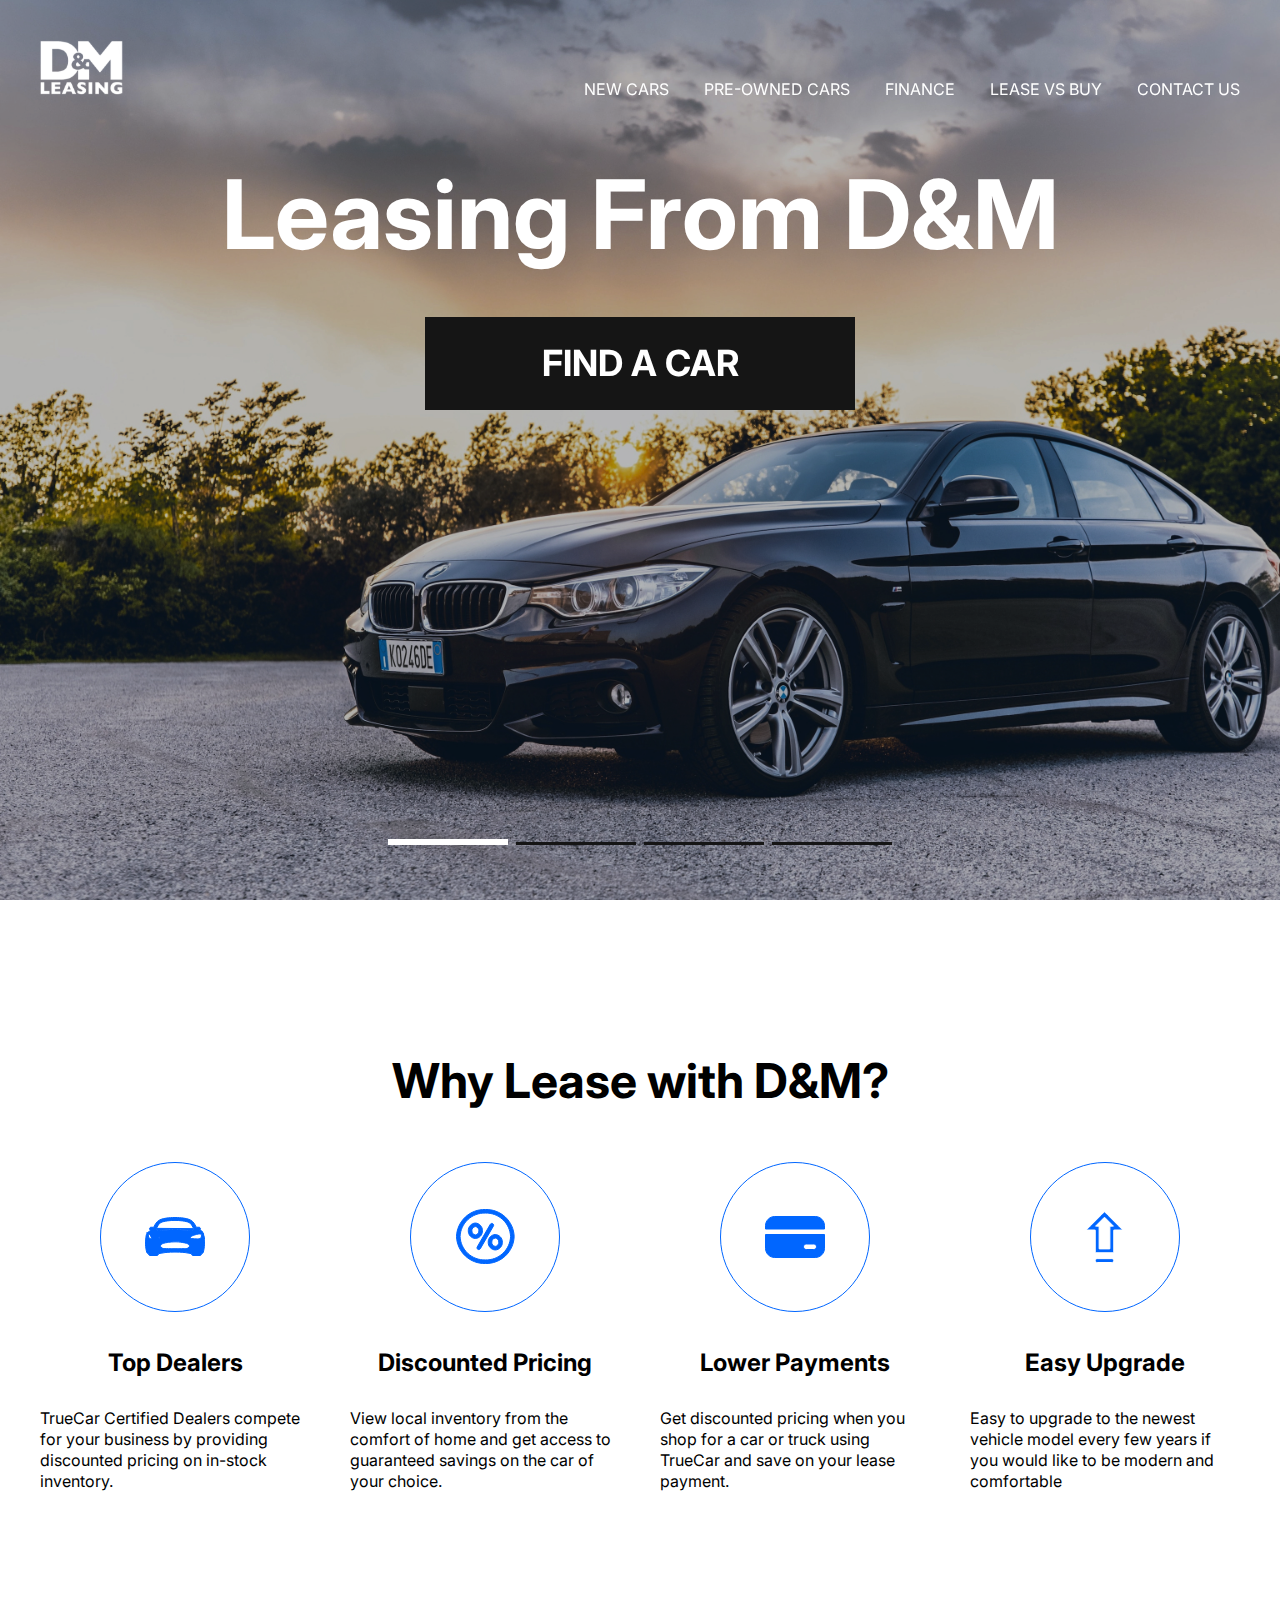
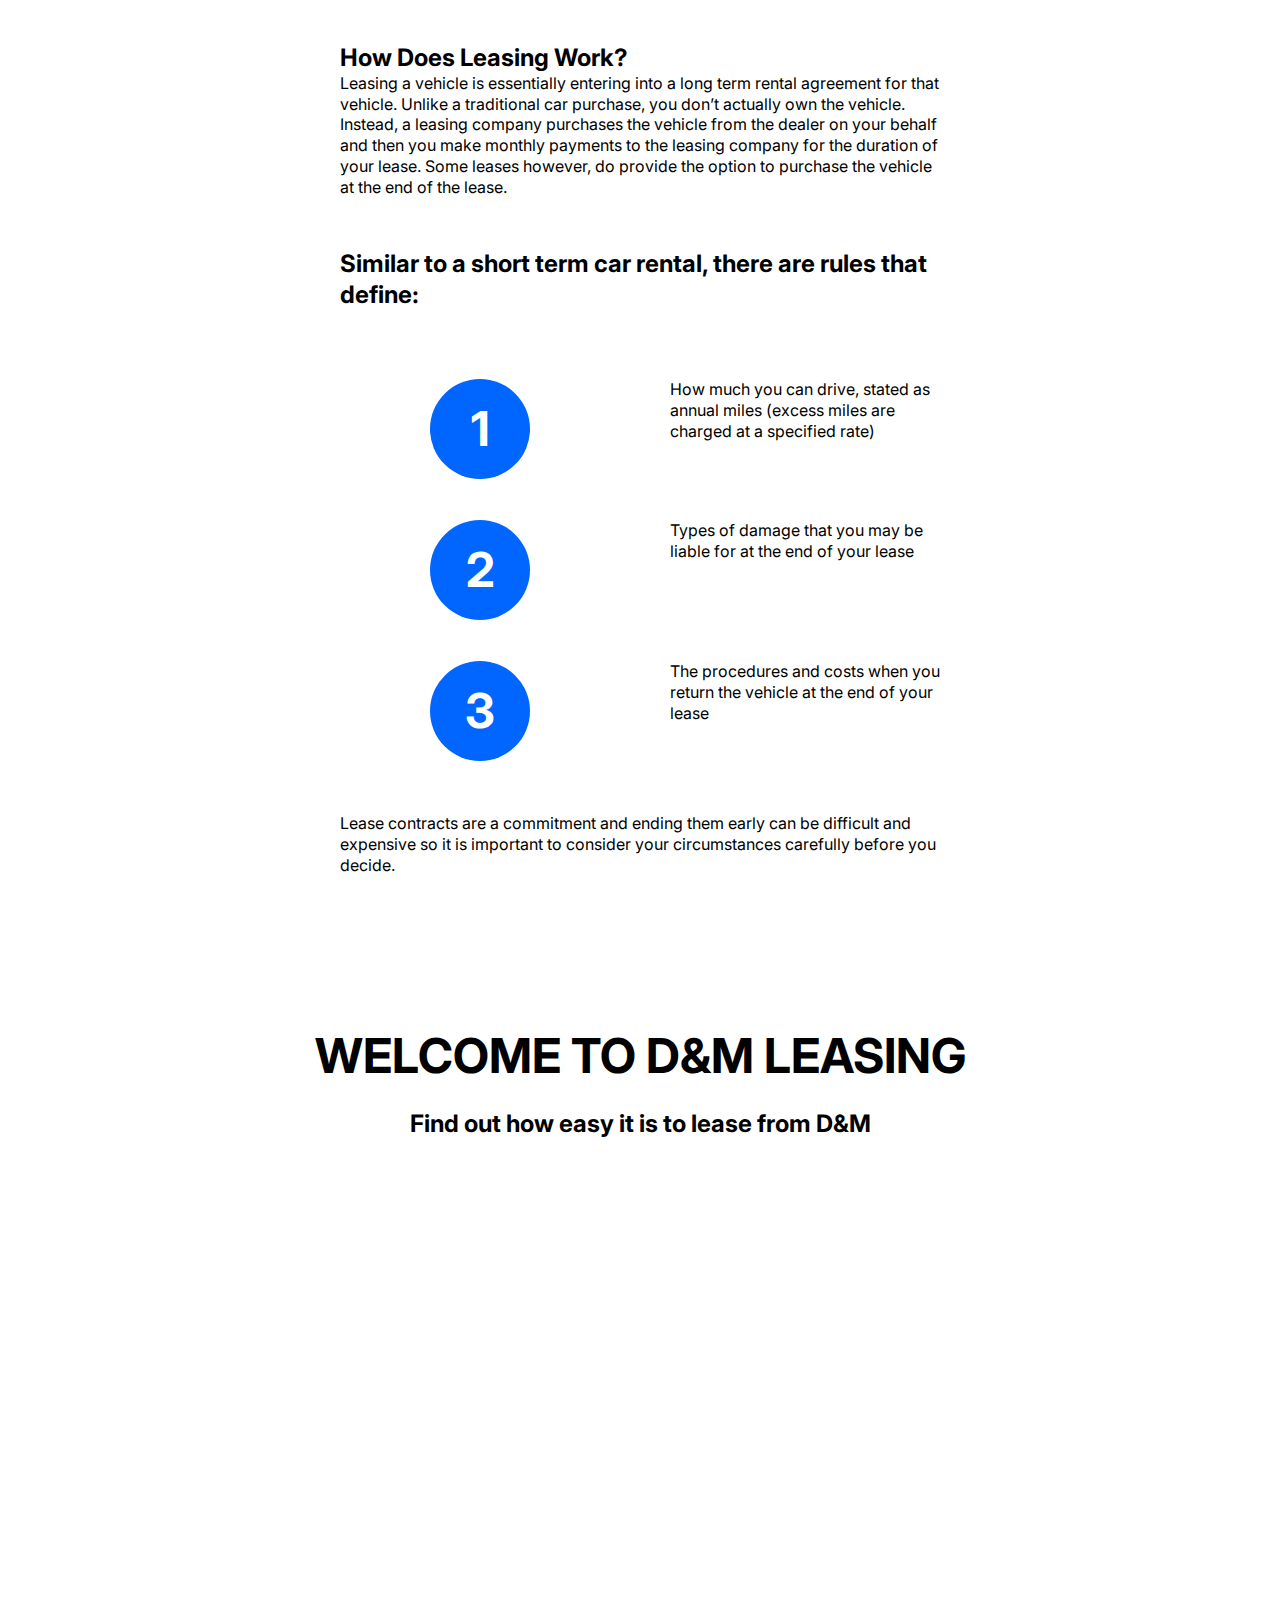
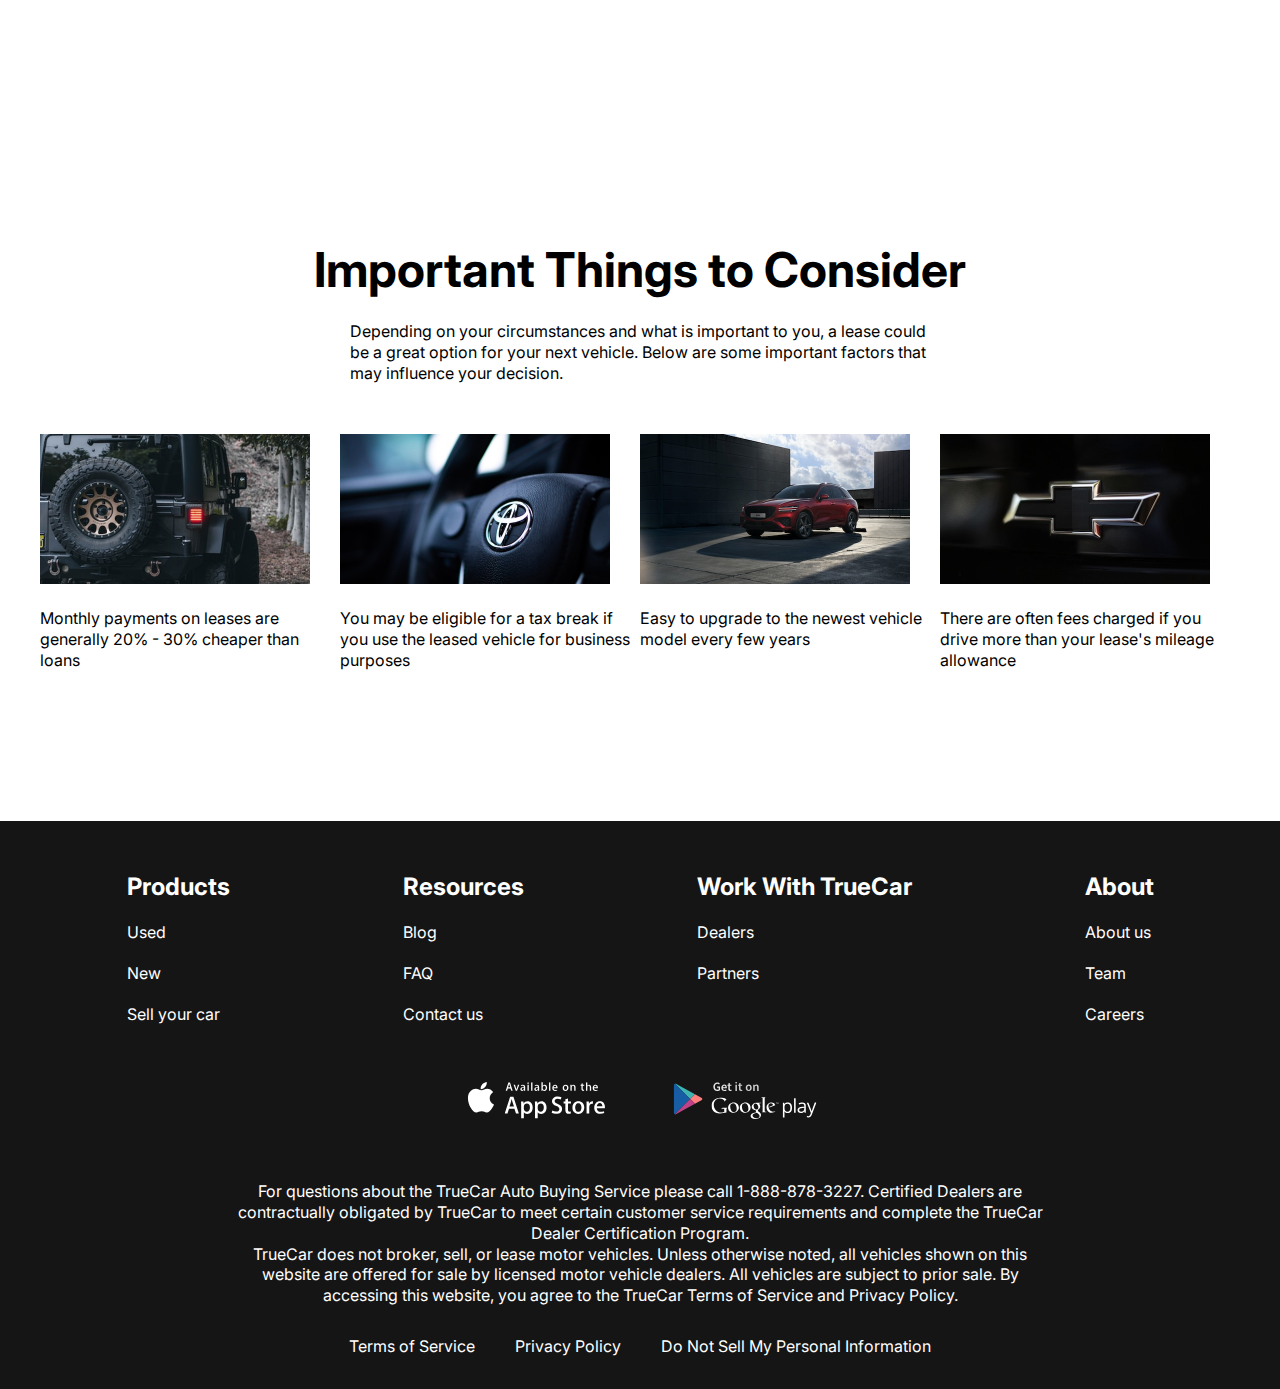
<file: index.html>
<!DOCTYPE html>
  <html lang="en">
  <head>
   <meta charset="UTF-8">
   <meta http-equiv="X-UA-Compatible" content="IE=edge">
   <meta name="viewport" content="width=device-width, initial-scale=1.0">
   <title>Document</title>
   <link rel="preconnect" href="https://fonts.googleapis.com">
   <link rel="preconnect" href="https://fonts.gstatic.com" crossorigin>
   <link href="https://fonts.googleapis.com/css2?family=Inter:wght@400;700&display=swap" rel="stylesheet">

   <link rel="stylesheet" href="https://cdn.jsdelivr.net/npm/swiper@9/swiper-bundle.min.css" />
   <link rel="stylesheet" href="css/style.css">
  </head>
  <body>
   <div class="wrapper">
<header class="header header-main">
   <div class="container">
      <div class="header__inner">
       <a href="index.html" class="logo">
         <img src="images/logo.svg" alt="" class="logo__img">
       </a>  
       <nav class="menu">
         <button class="menu__btn">
            <span></span>
            <span></span>
            <span></span>
         </button>
         <ul class="menu__list">
           <li class="menu__list-item"><a href="new-cars.html" class="menu__list-link">NEW CARS</a></li>
           <li class="menu__list-item"><a href="#" class="menu__list-link">PRE-OWNED CARS</a></li>
           <li class="menu__list-item"><a href="#" class="menu__list-link">FINANCE</a></li>
           <li class="menu__list-item"><a href="#" class="menu__list-link">LEASE VS BUY</a></li>
           <li class="menu__list-item"><a href="contacts.html" class="menu__list-link">CONTACT US</a></li>
         </ul>
       </nav>
      </div>
   </div>
</header>
<main class="main">
   <section class="top">
      <div class="container">
         <h1 class="title">Leasing From D&M</h1>
         <a href="new-cars.html" class="top__link">
            FIND A CAR
         </a>
      </div>
   </section>
   <div class="slider">
<div class="swiper">
   <div class="swiper-wrapper">
      <div class="swiper-slide" style="background-image: url(images/slide-1.jpg);"></div>
      <div class="swiper-slide" style="background-image: url(images/slide-2.jpg);"></div>
      <div class="swiper-slide" style="background-image: url(images/slide-1.jpg);"></div>
      <div class="swiper-slide" style="background-image: url(images/slide-2.jpg);"></div>
   </div>
   <div class="swiper-pagination"></div>
</div>
   </div>
   <section class="why-lease">
     <div class="container">
      <h2 class="section__title">
         Why Lease with D&M?
      </h2>
      <ul class="why-lease__list">
        <li class="why-lease__item">
         <img class="why-lease__item-img" src="images/why-lease-1.svg" alt="">
         <h3 class="why-least__item-title">Top Dealers</h3>
         <p class="why-lease__item-text">TrueCar Certified Dealers compete for your business by providing discounted pricing on in-stock inventory.</p>
        </li> 
        <li class="why-lease__item">
         <img class="why-lease__item-img" src="images/why-lease-2.svg" alt="">
         <h3 class="why-least__item-title">Discounted Pricing</h3>
         <p class="why-lease__item-text">View local inventory from the comfort of home and get access to guaranteed savings on the car of your choice.</p>
        </li> 
        <li class="why-lease__item">
         <img class="why-lease__item-img" src="images/why-lease-3.svg" alt="">
         <h3 class="why-least__item-title">Lower Payments</h3>
         <p class="why-lease__item-text">Get discounted pricing when you shop for a car or truck using TrueCar and save on your lease payment.</p>
        </li> 
        <li class="why-lease__item">
         <img class="why-lease__item-img" src="images/why-lease-4.svg" alt="">
         <h3 class="why-least__item-title">Easy Upgrade</h3>
         <p class="why-lease__item-text">Easy to upgrade to the newest vehicle model every few years if you would like to be modern and comfortable</p>
        </li> 
      </ul>
     </div> 
   </section>
   <section class="how-does">
      <div class="container">
         <div class="how-does__inner">
            <h2 class="section-title">How Does Leasing Work?</h2>
            <p class="how-does__text">Leasing a vehicle is essentially entering into a long term rental agreement for that vehicle. Unlike a traditional car purchase, you don’t actually own the vehicle. Instead, a leasing company purchases the vehicle from the dealer on your behalf and then you make monthly payments to the leasing company for the duration of your lease. Some leases however, do provide the option to purchase the vehicle at the end of the lease.</p>
            <h4 class="how-does__title">Similar to a short term car rental, there are rules that define:</h4>
            <ol class="how-does__list">
               <li class="how-does__item">How much you can drive, stated as annual miles (excess miles are charged at a specified rate)</li>
               <li class="how-does__item">Types of damage that you may be liable for at the end of your lease</li>
               <li class="how-does__item">The procedures and costs when you return the vehicle at the end of your lease</li>
            </ol>

            <p class="how-does__text">Lease contracts are a commitment and ending them early can be difficult and expensive so it is important to consider your circumstances carefully before you decide.</p>
         </div>
      </div>
   </section>
   <section class="video">
      <div class="container">
         <h2 class="section__title video__title">
            WELCOME TO D&M LEASING
         </h2>
         <p class="video__text">
            Find out how easy it is to lease from D&M
         </p>
         <iframe class="video__content" width="1000" height="500" src="https://www.youtube.com/embed/1RBpS2SXwi4?controls=0" title="YouTube video player" frameborder="0" allow="accelerometer; autoplay; clipboard-write; encrypted-media; gyroscope; picture-in-picture; web-share" allowfullscreen></iframe>
      </div>
   </section>
   <section class="important">
      <div class="container">
         <h2 class="section__title important__title">
            Important Things to Consider 
         </h2>
         <p class="important__text">Depending on your circumstances and what is important to you, a lease could be a great option for your next vehicle. Below are some important factors that may influence your decision.</p>
         <ul class="important__list">
            <li class="important__item">
               <img src="images/imp-1.jpg" alt="" class="important__item-img">
               <p class="important__item-text">
                  Monthly payments on leases are generally 20% - 30% cheaper than loans
               </p>
            </li>
            <li class="important__item">
               <img src="images/imp-2.jpg" alt="" class="important__item-img">
               <p class="important__item-text">
                  You may be eligible for a tax break if you use the leased vehicle for business purposes
               </p>
            </li>
            <li class="important__item">
               <img src="images/imp-3.jpg" alt="" class="important__item-img">
               <p class="important__item-text">
                  Easy to upgrade to the newest vehicle model every few years
               </p>
            </li>
            <li class="important__item">
               <img src="images/imp-4.jpg" alt="" class="important__item-img">
               <p class="important__item-text">
                  There are often fees charged if you drive more than your lease's mileage allowance
               </p>
            </li>
          
         </ul>
      </div>
   </section>
</main>
<footer class="footer">
   <div class="container">
      <nav class="footer__menu">
         <ul class="footer__menu-list">
           <li><p class="footer__menu-title">Products</p></li> 
            <li class="footer__menu-item"><a href="#" class="footer__menu-link">Used</a></li>
            <li class="footer__menu-item"><a href="#" class="footer__menu-link">New</a></li>
            <li class="footer__menu-item"><a href="#" class="footer__menu-link">Sell your car</a></li>
         </ul>
         <ul class="footer__menu-list">
            <li><p class="footer__menu-title">Resources</p></li> 
            <li class="footer__menu-item"><a href="#" class="footer__menu-link">Blog</a></li>
            <li class="footer__menu-item"><a href="#" class="footer__menu-link">FAQ</a></li>
            <li class="footer__menu-item"><a href="#" class="footer__menu-link">Contact us</a></li>
         </ul>
         <ul class="footer__menu-list">
            <li><p class="footer__menu-title">Work With TrueCar</p></li> 
            <li class="footer__menu-item"><a href="#" class="footer__menu-link">Dealers</a></li>
            <li class="footer__menu-item"><a href="#" class="footer__menu-link">Partners</a></li>
         </ul>
         <ul class="footer__menu-list">
            <li><p class="footer__menu-title">About</p></li> 
            <li class="footer__menu-item"><a href="#" class="footer__menu-link">About us</a></li>
            <li class="footer__menu-item"><a href="#" class="footer__menu-link">Team</a></li>
            <li class="footer__menu-item"><a href="#" class="footer__menu-link">Careers</a></li>
         </ul>
      </nav>
      <ul class="app">
         <li class="app__links-item">
            <a href="" class="app__links">
               <img class="app__item-img" src="images/appstore.svg" alt="">
            </a>
         </li>
         <li class="app__links-item">
            <a href="" class="app__links">
               <img class="app__item-img" src="images/googleplay.svg" alt="">
            </a>
         </li>
      </ul>
      <div class="footer__copy">
       <p class="footer__copy-text">
         For questions about the TrueCar Auto Buying Service please call 1-888-878-3227.
Certified Dealers are contractually obligated by TrueCar to meet certain customer service requirements and complete the TrueCar Dealer Certification Program.
       </p>
       <p class="footer__copy-text">   
TrueCar does not broker, sell, or lease motor vehicles. Unless otherwise noted, all vehicles shown on this website are offered for sale by licensed motor vehicle dealers. All vehicles are subject to prior sale. By accessing this website, you agree to the TrueCar Terms of Service and Privacy Policy.
       </p>
      </div>
      <nav class="copy__nav">
      <ul class="copy__nav-list">
         <li class="copy__nav-item"><a href="#" class="copy__nav-link">Terms of Service</a></li>
         <li class="copy__nav-item"><a href="#" class="copy__nav-link">Privacy Policy</a></li>
         <li class="copy__nav-item"><a href="#" class="copy__nav-link">Do Not Sell My Personal Information</a></li>
      </ul>
   
      </nav>
   </div>
</footer>
   </div>
   <script src="https://cdn.jsdelivr.net/npm/swiper@9/swiper-bundle.min.js"></script>
   <script src="js/main.js"></script>
  </body>
  </html>
</file>
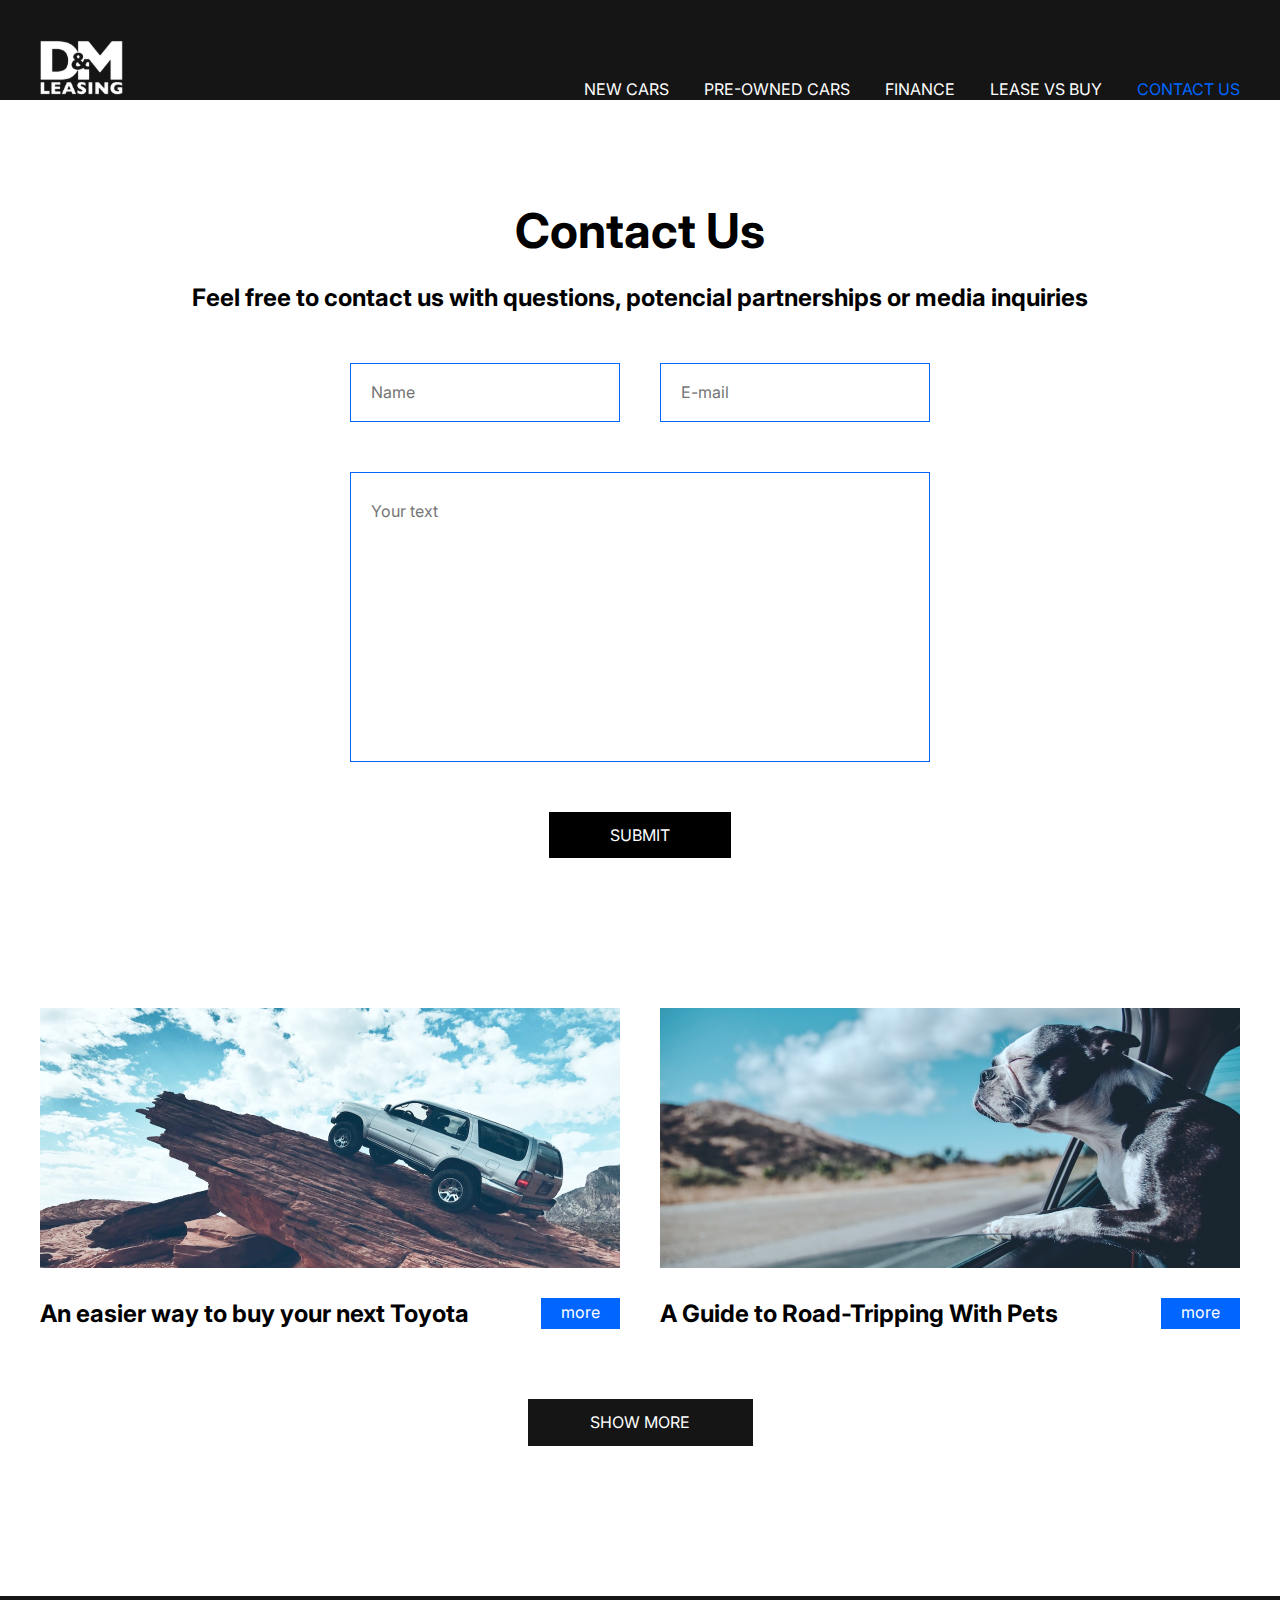
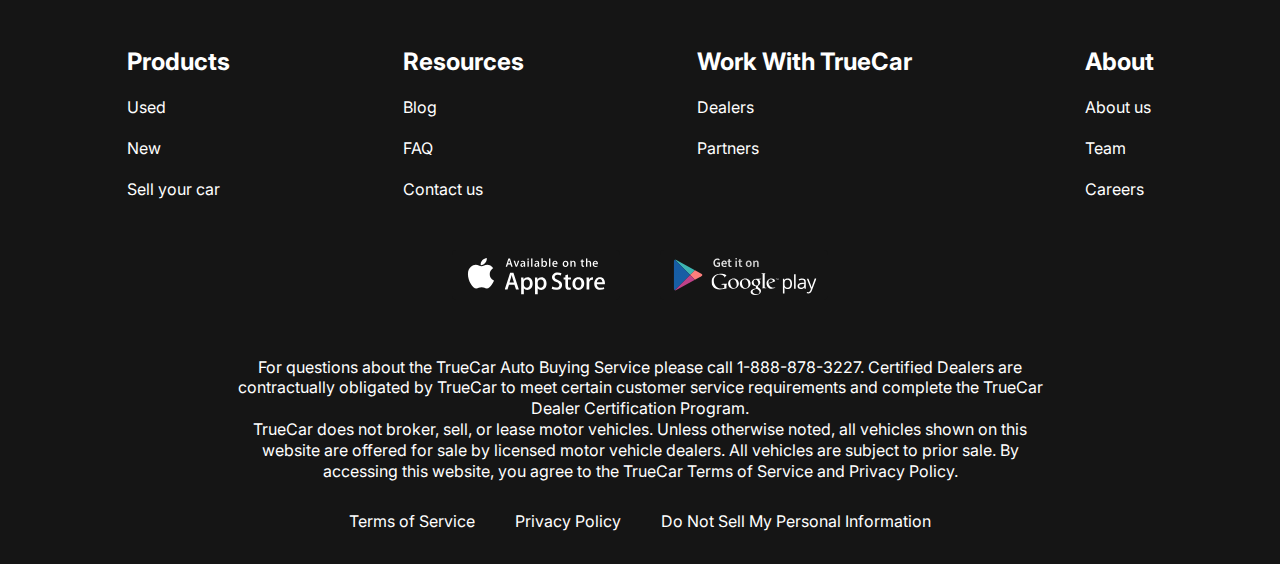
<file: contacts.html>
<!DOCTYPE html>
  <html lang="en">
  <head>
   <meta charset="UTF-8">
   <meta http-equiv="X-UA-Compatible" content="IE=edge">
   <meta name="viewport" content="width=device-width, initial-scale=1.0">
   <title>Document</title>
   <link rel="preconnect" href="https://fonts.googleapis.com">
<link rel="preconnect" href="https://fonts.gstatic.com" crossorigin>
   <link href="https://fonts.googleapis.com/css2?family=Inter:wght@400;700&display=swap" rel="stylesheet">
   <link rel="stylesheet" href="css/style.css">
  </head>
  <body>
   <div class="wrapper">
<header class="header">
   <div class="container">
      <div class="header__inner">
       <a href="index.html" class="logo">
         <img src="images/logo.svg" alt="" class="logo__img">
       </a>  
       <nav class="menu">
         <button class="menu__btn">
            <span></span>
            <span></span>
            <span></span>
         </button>
         <ul class="menu__list">
           <li class="menu__list-item"><a href="new-cars.html" class="menu__list-link">NEW CARS</a></li>
           <li class="menu__list-item"><a href="#" class="menu__list-link">PRE-OWNED CARS</a></li>
           <li class="menu__list-item"><a href="#" class="menu__list-link">FINANCE</a></li>
           <li class="menu__list-item"><a href="#" class="menu__list-link">LEASE VS BUY</a></li>
           <li class="menu__list-item"><a href="#" class="menu__list-link menu__list-link--active">CONTACT US</a></li>
         </ul>
       </nav>
      </div>
   </div>
</header>
<main class="main">
   <section class="contacts">
      <div class="container">
         <h2 class="section__title contacts__title">Contact Us </h2>
<p class="contacts__text">Feel free to contact us with questions, potencial partnerships or media inquiries</p>
<form action="#" class="form">
   <input type="text" class="form__input" type="text" placeholder="Name">
   <input type="text" class="form__input" type="email" placeholder="E-mail"> 
<textarea class="form__textarea" placeholder="Your text"></textarea>
<button class="form__btn">SUBMIT</button>
</form>
      </div>
   </section>
   <section class="blog">
      <div class="container">
         <div class="blog__items">
            <div class="blog__item">
               <img src="images/blog-1.jpg" alt="" class="blogg__item-img">
               <h4 class="blog__item-title">An easier way to buy your next Toyota</h4>
               <a href="#" class="blog__item-link">more</a>
            </div>
            <div class="blog__item">
               <img src="images/blog-2.jpg" alt="" class="blogg__item-img">
               <h4 class="blog__item-title">A Guide to Road-Tripping With Pets</h4>
               <a href="#" class="blog__item-link">more</a>
            </div>

         </div>
         <a href="#" class="showmore__link">SHOW MORE</a>
      </div>
   </section>
</main>
<footer class="footer">
   <div class="container">
      <nav class="footer__menu">
         <ul class="footer__menu-list">
           <li><p class="footer__menu-title">Products</p></li> 
            <li class="footer__menu-item"><a href="#" class="footer__menu-link">Used</a></li>
            <li class="footer__menu-item"><a href="#" class="footer__menu-link">New</a></li>
            <li class="footer__menu-item"><a href="#" class="footer__menu-link">Sell your car</a></li>
         </ul>
         <ul class="footer__menu-list">
            <li><p class="footer__menu-title">Resources</p></li> 
            <li class="footer__menu-item"><a href="#" class="footer__menu-link">Blog</a></li>
            <li class="footer__menu-item"><a href="#" class="footer__menu-link">FAQ</a></li>
            <li class="footer__menu-item"><a href="#" class="footer__menu-link">Contact us</a></li>
         </ul>
         <ul class="footer__menu-list">
            <li><p class="footer__menu-title">Work With TrueCar</p></li> 
            <li class="footer__menu-item"><a href="#" class="footer__menu-link">Dealers</a></li>
            <li class="footer__menu-item"><a href="#" class="footer__menu-link">Partners</a></li>
         </ul>
         <ul class="footer__menu-list">
            <li><p class="footer__menu-title">About</p></li> 
            <li class="footer__menu-item"><a href="#" class="footer__menu-link">About us</a></li>
            <li class="footer__menu-item"><a href="#" class="footer__menu-link">Team</a></li>
            <li class="footer__menu-item"><a href="#" class="footer__menu-link">Careers</a></li>
         </ul>
      </nav>
      <ul class="app">
         <li class="app__links-item">
            <a href="" class="app__links">
               <img class="app__item-img" src="images/appstore.svg" alt="">
            </a>
         </li>
         <li class="app__links-item">
            <a href="" class="app__links">
               <img class="app__item-img" src="images/googleplay.svg" alt="">
            </a>
         </li>
      </ul>
      <div class="footer__copy">
       <p class="footer__copy-text">
         For questions about the TrueCar Auto Buying Service please call 1-888-878-3227.
Certified Dealers are contractually obligated by TrueCar to meet certain customer service requirements and complete the TrueCar Dealer Certification Program.
       </p>
       <p class="footer__copy-text">   
TrueCar does not broker, sell, or lease motor vehicles. Unless otherwise noted, all vehicles shown on this website are offered for sale by licensed motor vehicle dealers. All vehicles are subject to prior sale. By accessing this website, you agree to the TrueCar Terms of Service and Privacy Policy.
       </p>
      </div>
      <nav class="copy__nav">
      <ul class="copy__nav-list">
         <li class="copy__nav-item"><a href="#" class="copy__nav-link">Terms of Service</a></li>
         <li class="copy__nav-item"><a href="#" class="copy__nav-link">Privacy Policy</a></li>
         <li class="copy__nav-item"><a href="#" class="copy__nav-link">Do Not Sell My Personal Information</a></li>
      </ul>
   
      </nav>
   </div>
</footer>
   </div>
   <script src="js/main.js"></script>
  </body>
  </html>
</file>
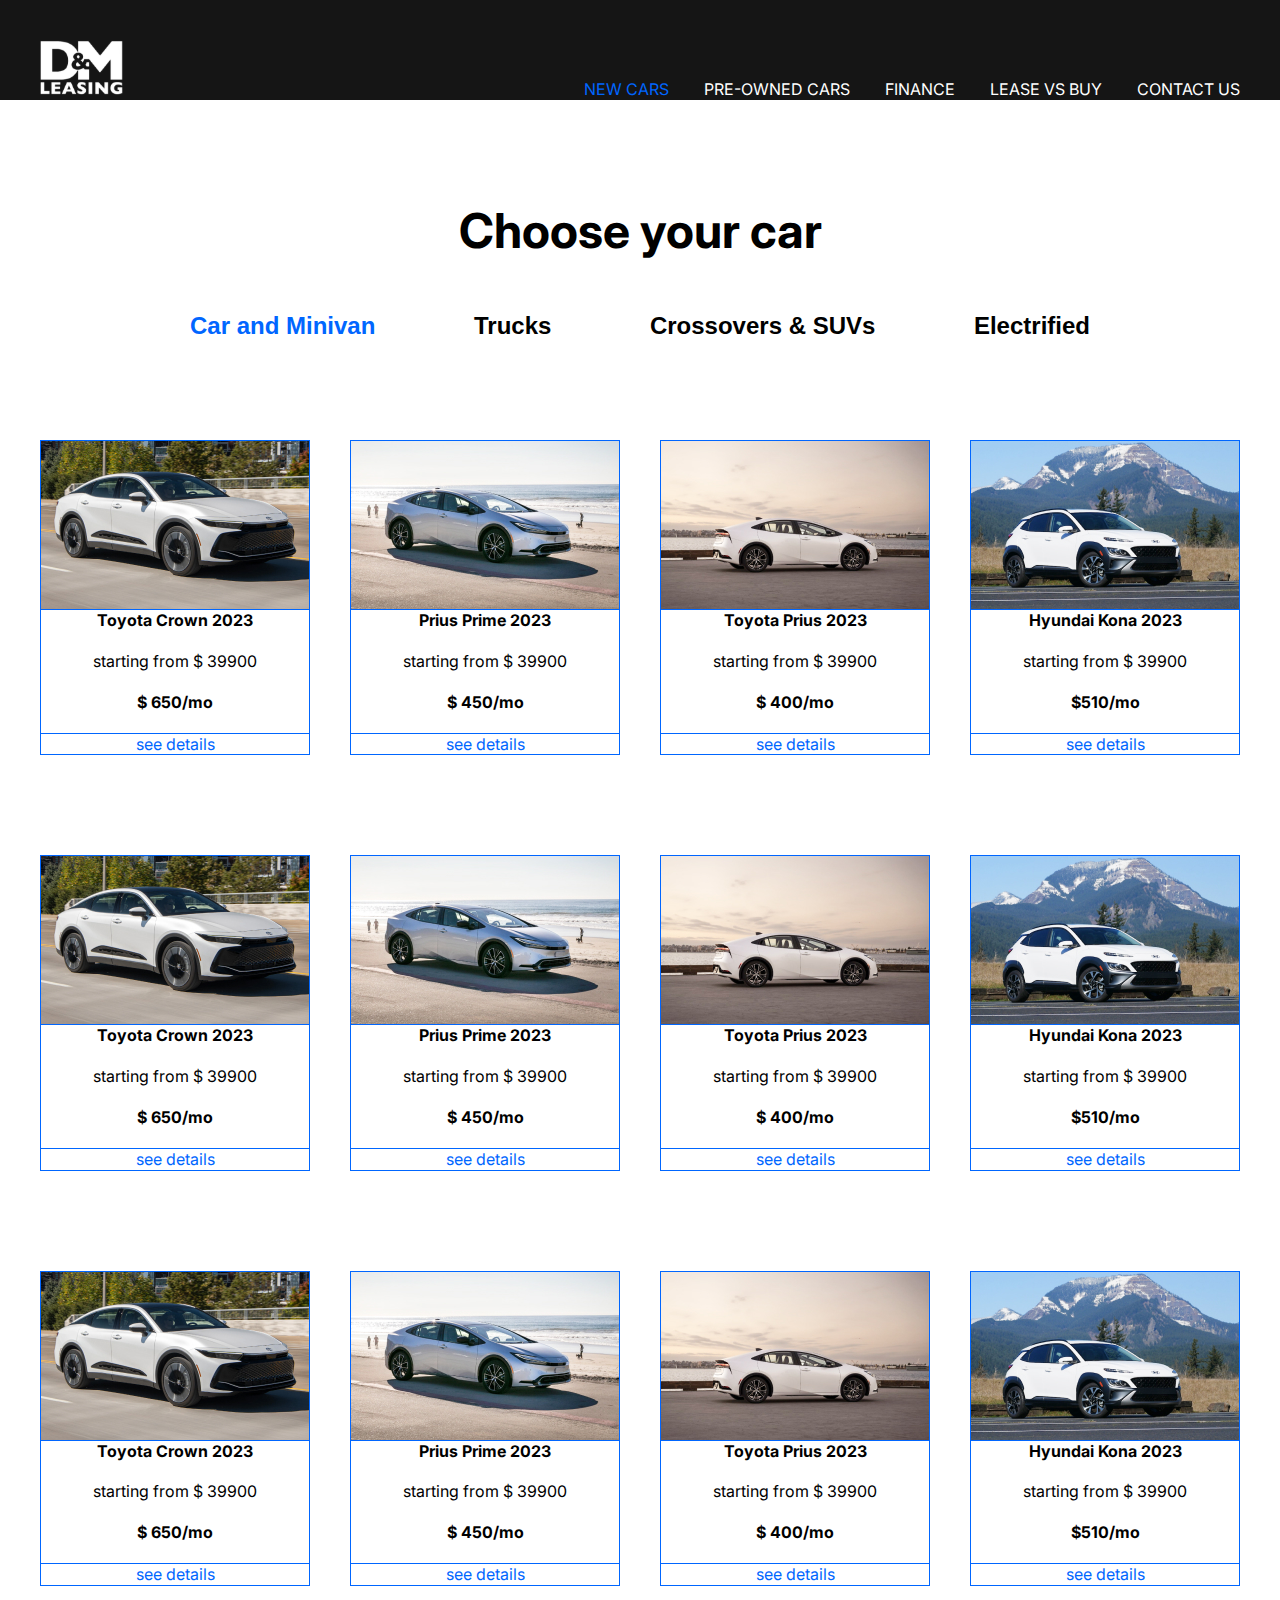
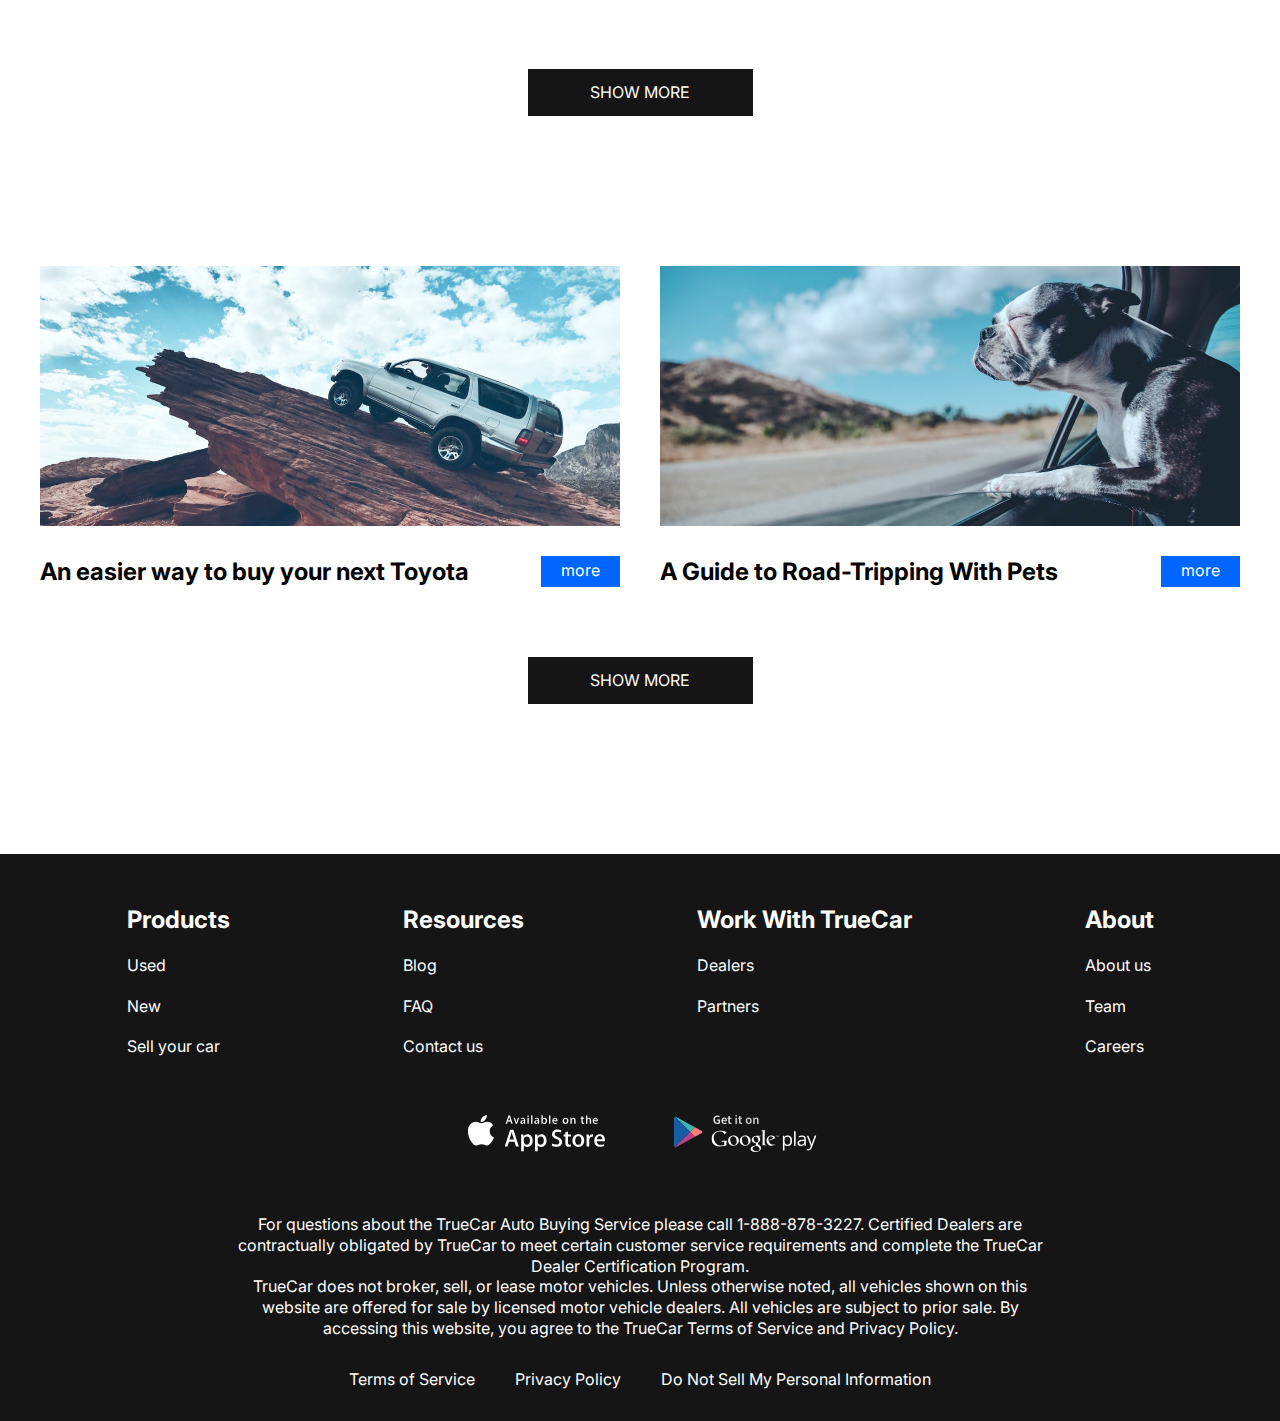
<file: new-cars.html>
<!DOCTYPE html>
  <html lang="en">
  <head>
   <meta charset="UTF-8">
   <meta http-equiv="X-UA-Compatible" content="IE=edge">
   <meta name="viewport" content="width=device-width, initial-scale=1.0">
   <title>Document</title>
   <link rel="preconnect" href="https://fonts.googleapis.com">
<link rel="preconnect" href="https://fonts.gstatic.com" crossorigin>
   <link href="https://fonts.googleapis.com/css2?family=Inter:wght@400;700&display=swap" rel="stylesheet">
   <link rel="stylesheet" href="css/style.css">
  </head>
  <body>
   <div class="wrapper">
<header class="header">
   <div class="container">
      <div class="header__inner">
       <a href="index.html" class="logo">
         <img src="images/logo.svg" alt="" class="logo__img">
       </a>  
       <nav class="menu">
         <button class="menu__btn">
            <span></span>
            <span></span>
            <span></span>
         </button>
         <ul class="menu__list">
           <li class="menu__list-item"><a href="#" class="menu__list-link menu__list-link--active">NEW CARS</a></li>
           <li class="menu__list-item"><a href="#" class="menu__list-link">PRE-OWNED CARS</a></li>
           <li class="menu__list-item"><a href="#" class="menu__list-link">FINANCE</a></li>
           <li class="menu__list-item"><a href="#" class="menu__list-link">LEASE VS BUY</a></li>
           <li class="menu__list-item"><a href="contacts.html" class="menu__list-link">CONTACT US</a></li>
         </ul>
       </nav>
      </div>
   </div>
</header>
<main class="main">
   <section class="choose">
      <div class="container">
<h2 class="section__title">Choose your car</h2>
<div class="tabs">
   <div class="tabs__btn">
      <button class="tabs__btn-item tabs__btn-item--active" data-button="content-1">Car and Minivan</button>
      <button class="tabs__btn-item" data-button="content-2">Trucks</button>
      <button class="tabs__btn-item" data-button="content-3">Crossovers & SUVs</button>
      <button class="tabs__btn-item" data-button="content-4">Electrified</button>
   </div>

   <div class="tabs__content">

        <div class="tabs__content-item tabs__content-item--active" id="content-1"> 

         <div class="card">
          <img src="images/card-1.jpg" alt="" class="card__img">
          <div class="card__content">
          <h4 class="card__title">Toyota Crown 2023</h4>
          <p class="card__text">starting from $ 39900</p>
          <p class="card__price">$ 650/mo</p>
       </div> 
          <a href="" class="card__link">see details</a>
         </div> 
     
         <div class="card">
          <img src="images/card-2.jpg" alt="" class="card__img">
          <div class="card__content">
             <h4 class="card__title">Prius Prime 2023</h4>
             <p class="card__text">starting from $ 39900</p>
             <p class="card__price"> $ 450/mo</p>
          </div>
          <a href="" class="card__link">see details</a>
         </div> 
    
         <div class="card">
          <img src="images/card-3.jpg" alt="" class="card__img">
          <div class="card__content">
          <h4 class="card__title">Toyota Prius 2023</h4>
          <p class="card__text">starting from $ 39900</p>
          <p class="card__price"> $ 400/mo</p>
       </div> 
          <a href="" class="card__link">see details</a>
         </div> 

         <div class="card">
          <img src="images/card-4.jpg" alt="" class="card__img">
          <div class="card__content">
          <h4 class="card__title">Hyundai Kona 2023</h4>
          <p class="card__text">starting from $ 39900</p>
          <p class="card__price">$510/mo</p>
       </div> 
          <a href="" class="card__link">see details</a>
         </div> 
      
       <div class="card">
         <img src="images/card-1.jpg" alt="" class="card__img">
         <div class="card__content">
         <h4 class="card__title">Toyota Crown 2023</h4>
         <p class="card__text">starting from $ 39900</p>
         <p class="card__price">$ 650/mo</p>
      </div> 
         <a href="" class="card__link">see details</a>
        </div> 
     
        <div class="card">
         <img src="images/card-2.jpg" alt="" class="card__img">
         <div class="card__content">
            <h4 class="card__title">Prius Prime 2023</h4>
            <p class="card__text">starting from $ 39900</p>
            <p class="card__price"> $ 450/mo</p>
         </div>
         <a href="" class="card__link">see details</a>
        </div> 
     
        <div class="card">
         <img src="images/card-3.jpg" alt="" class="card__img">
         <div class="card__content">
         <h4 class="card__title">Toyota Prius 2023</h4>
         <p class="card__text">starting from $ 39900</p>
         <p class="card__price"> $ 400/mo</p>
      </div> 
         <a href="" class="card__link">see details</a>
        </div> 
   
        <div class="card">
         <img src="images/card-4.jpg" alt="" class="card__img">
         <div class="card__content">
         <h4 class="card__title">Hyundai Kona 2023</h4>
         <p class="card__text">starting from $ 39900</p>
         <p class="card__price">$510/mo</p>
      </div> 
         <a href="" class="card__link">see details</a>
        </div> 
      
      <div class="card">
         <img src="images/card-1.jpg" alt="" class="card__img">
         <div class="card__content">
         <h4 class="card__title">Toyota Crown 2023</h4>
         <p class="card__text">starting from $ 39900</p>
         <p class="card__price">$ 650/mo</p>
      </div> 
         <a href="" class="card__link">see details</a>
        </div> 
    
        <div class="card">
         <img src="images/card-2.jpg" alt="" class="card__img">
         <div class="card__content">
            <h4 class="card__title">Prius Prime 2023</h4>
            <p class="card__text">starting from $ 39900</p>
            <p class="card__price"> $ 450/mo</p>
         </div>
         <a href="" class="card__link">see details</a>
        </div> 
   
        <div class="card">
         <img src="images/card-3.jpg" alt="" class="card__img">
         <div class="card__content">
         <h4 class="card__title">Toyota Prius 2023</h4>
         <p class="card__text">starting from $ 39900</p>
         <p class="card__price"> $ 400/mo</p>
      </div> 
         <a href="" class="card__link">see details</a>
        </div> 
   
        <div class="card">
         <img src="images/card-4.jpg" alt="" class="card__img">
         <div class="card__content">
         <h4 class="card__title">Hyundai Kona 2023</h4>
         <p class="card__text">starting from $ 39900</p>
         <p class="card__price">$510/mo</p>
      </div> 
         <a href="" class="card__link">see details</a>
        </div>  

      </div>  
    
      <div class="tabs__content-item" id="content-2">
         <div class="card">
            <img src="images/card-1.jpg" alt="" class="card__img">
            <div class="card__content">
            <h4 class="card__title">Toyota Crown 2023</h4>
            <p class="card__text">starting from $ 39900</p>
            <p class="card__price">$ 650/mo</p>
         </div> 
            <a href="" class="card__link">see details</a>
           </div> 
       
           <div class="card">
            <img src="images/card-2.jpg" alt="" class="card__img">
            <div class="card__content">
               <h4 class="card__title">Prius Prime 2023</h4>
               <p class="card__text">starting from $ 39900</p>
               <p class="card__price"> $ 450/mo</p>
            </div>
            <a href="" class="card__link">see details</a>
           </div> 
      
           <div class="card">
            <img src="images/card-3.jpg" alt="" class="card__img">
            <div class="card__content">
            <h4 class="card__title">Toyota Prius 2023</h4>
            <p class="card__text">starting from $ 39900</p>
            <p class="card__price"> $ 400/mo</p>
         </div> 
            <a href="" class="card__link">see details</a>
           </div> 
  
           <div class="card">
            <img src="images/card-4.jpg" alt="" class="card__img">
            <div class="card__content">
            <h4 class="card__title">Hyundai Kona 2023</h4>
            <p class="card__text">starting from $ 39900</p>
            <p class="card__price">$510/mo</p>
         </div> 
            <a href="" class="card__link">see details</a>
           </div> 
      </div> 
      <div class="tabs__content-item" id="content-3">
         <div class="card">
            <img src="images/card-1.jpg" alt="" class="card__img">
            <div class="card__content">
            <h4 class="card__title">Toyota Crown 2023</h4>
            <p class="card__text">starting from $ 39900</p>
            <p class="card__price">$ 650/mo</p>
         </div> 
            <a href="" class="card__link">see details</a>
           </div> 
       
           <div class="card">
            <img src="images/card-2.jpg" alt="" class="card__img">
            <div class="card__content">
               <h4 class="card__title">Prius Prime 2023</h4>
               <p class="card__text">starting from $ 39900</p>
               <p class="card__price"> $ 450/mo</p>
            </div>
            <a href="" class="card__link">see details</a>
           </div> 
      
           <div class="card">
            <img src="images/card-3.jpg" alt="" class="card__img">
            <div class="card__content">
            <h4 class="card__title">Toyota Prius 2023</h4>
            <p class="card__text">starting from $ 39900</p>
            <p class="card__price"> $ 400/mo</p>
         </div> 
            <a href="" class="card__link">see details</a>
           </div> 
  
           <div class="card">
            <img src="images/card-4.jpg" alt="" class="card__img">
            <div class="card__content">
            <h4 class="card__title">Hyundai Kona 2023</h4>
            <p class="card__text">starting from $ 39900</p>
            <p class="card__price">$510/mo</p>
         </div> 
            <a href="" class="card__link">see details</a>
           </div> 
           <div class="card">
            <img src="images/card-1.jpg" alt="" class="card__img">
            <div class="card__content">
            <h4 class="card__title">Toyota Crown 2023</h4>
            <p class="card__text">starting from $ 39900</p>
            <p class="card__price">$ 650/mo</p>
         </div> 
            <a href="" class="card__link">see details</a>
           </div> 
       
           <div class="card">
            <img src="images/card-2.jpg" alt="" class="card__img">
            <div class="card__content">
               <h4 class="card__title">Prius Prime 2023</h4>
               <p class="card__text">starting from $ 39900</p>
               <p class="card__price"> $ 450/mo</p>
            </div>
            <a href="" class="card__link">see details</a>
           </div> 
      
           <div class="card">
            <img src="images/card-3.jpg" alt="" class="card__img">
            <div class="card__content">
            <h4 class="card__title">Toyota Prius 2023</h4>
            <p class="card__text">starting from $ 39900</p>
            <p class="card__price"> $ 400/mo</p>
         </div> 
            <a href="" class="card__link">see details</a>
           </div> 
  
           <div class="card">
            <img src="images/card-4.jpg" alt="" class="card__img">
            <div class="card__content">
            <h4 class="card__title">Hyundai Kona 2023</h4>
            <p class="card__text">starting from $ 39900</p>
            <p class="card__price">$510/mo</p>
         </div> 
            <a href="" class="card__link">see details</a>
           </div> 
      </div> 
      <div class="tabs__content-item" id="content-4">
         <div class="card">
            <img src="images/card-1.jpg" alt="" class="card__img">
            <div class="card__content">
            <h4 class="card__title">Toyota Crown 2023</h4>
            <p class="card__text">starting from $ 39900</p>
            <p class="card__price">$ 650/mo</p>
         </div> 
            <a href="" class="card__link">see details</a>
           </div> 
       
           <div class="card">
            <img src="images/card-2.jpg" alt="" class="card__img">
            <div class="card__content">
               <h4 class="card__title">Prius Prime 2023</h4>
               <p class="card__text">starting from $ 39900</p>
               <p class="card__price"> $ 450/mo</p>
            </div>
            <a href="" class="card__link">see details</a>
           </div> 
      
           <div class="card">
            <img src="images/card-3.jpg" alt="" class="card__img">
            <div class="card__content">
            <h4 class="card__title">Toyota Prius 2023</h4>
            <p class="card__text">starting from $ 39900</p>
            <p class="card__price"> $ 400/mo</p>
         </div> 
            <a href="" class="card__link">see details</a>
           </div> 
  
           <div class="card">
            <img src="images/card-4.jpg" alt="" class="card__img">
            <div class="card__content">
            <h4 class="card__title">Hyundai Kona 2023</h4>
            <p class="card__text">starting from $ 39900</p>
            <p class="card__price">$510/mo</p>
         </div> 
            <a href="" class="card__link">see details</a>
           </div> 
      </div> 
   </div>  
      <a href="#" class="showmore__link">SHOW MORE</a> 
   </div> 
   </div> 
   </section>
 
   <section class="blog">
      <div class="container">
         <div class="blog__items">
            <div class="blog__item">
               <img src="images/blog-1.jpg" alt="" class="blogg__item-img">
               <h4 class="blog__item-title">An easier way to buy your next Toyota</h4>
               <a href="#" class="blog__item-link">more</a>
            </div>
            <div class="blog__item">
               <img src="images/blog-2.jpg" alt="" class="blogg__item-img">
               <h4 class="blog__item-title">A Guide to Road-Tripping With Pets</h4>
               <a href="#" class="blog__item-link">more</a>
            </div>

         </div>
         <a href="#" class="showmore__link">SHOW MORE</a>
      </div>
   </section>  
</main>
<footer class="footer">
   <div class="container">
      <nav class="footer__menu">
         <ul class="footer__menu-list">
           <li><p class="footer__menu-title">Products</p></li> 
            <li class="footer__menu-item"><a href="#" class="footer__menu-link">Used</a></li>
            <li class="footer__menu-item"><a href="#" class="footer__menu-link">New</a></li>
            <li class="footer__menu-item"><a href="#" class="footer__menu-link">Sell your car</a></li>
         </ul>
         <ul class="footer__menu-list">
            <li><p class="footer__menu-title">Resources</p></li> 
            <li class="footer__menu-item"><a href="#" class="footer__menu-link">Blog</a></li>
            <li class="footer__menu-item"><a href="#" class="footer__menu-link">FAQ</a></li>
            <li class="footer__menu-item"><a href="#" class="footer__menu-link">Contact us</a></li>
         </ul>
         <ul class="footer__menu-list">
            <li><p class="footer__menu-title">Work With TrueCar</p></li> 
            <li class="footer__menu-item"><a href="#" class="footer__menu-link">Dealers</a></li>
            <li class="footer__menu-item"><a href="#" class="footer__menu-link">Partners</a></li>
         </ul>
         <ul class="footer__menu-list">
            <li><p class="footer__menu-title">About</p></li> 
            <li class="footer__menu-item"><a href="#" class="footer__menu-link">About us</a></li>
            <li class="footer__menu-item"><a href="#" class="footer__menu-link">Team</a></li>
            <li class="footer__menu-item"><a href="#" class="footer__menu-link">Careers</a></li>
         </ul>
      </nav>
      <ul class="app">
         <li class="app__links-item">
            <a href="" class="app__links">
               <img class="app__item-img" src="images/appstore.svg" alt="">
            </a>
         </li>
         <li class="app__links-item">
            <a href="" class="app__links">
               <img class="app__item-img" src="images/googleplay.svg" alt="">
            </a>
         </li>
      </ul>
      <div class="footer__copy">
       <p class="footer__copy-text">
         For questions about the TrueCar Auto Buying Service please call 1-888-878-3227.
Certified Dealers are contractually obligated by TrueCar to meet certain customer service requirements and complete the TrueCar Dealer Certification Program.
       </p>
       <p class="footer__copy-text">   
TrueCar does not broker, sell, or lease motor vehicles. Unless otherwise noted, all vehicles shown on this website are offered for sale by licensed motor vehicle dealers. All vehicles are subject to prior sale. By accessing this website, you agree to the TrueCar Terms of Service and Privacy Policy.
       </p>
      </div>
      <nav class="copy__nav">
      <ul class="copy__nav-list">
         <li class="copy__nav-item"><a href="#" class="copy__nav-link">Terms of Service</a></li>
         <li class="copy__nav-item"><a href="#" class="copy__nav-link">Privacy Policy</a></li>
         <li class="copy__nav-item"><a href="#" class="copy__nav-link">Do Not Sell My Personal Information</a></li>
      </ul>
   
      </nav>
   </div>
</footer>
   </div>
   <script src="js/main.js"></script>
  </body>
  </html>
</file>
<file: css/style.css>
html{
   box-sizing: border-box;
}
*, *::after, *::before {
   box-sizing: inherit;
   margin: 0;
   padding: 0;
}
html,
body{
   height: 100%;
}
ul{
   list-style: none;
}
a{
   text-decoration: none;
   color: inherit;
}
.section__title{
   margin-bottom: 50px;
   font-size: 48px;
   font-weight: 700;
   text-align: center;
}
.wrapper{
   min-height: 100%;
   display: flex;
   flex-direction: column;
}
.container{
display: block;
max-width: 1220px;
margin: 0 auto;
padding: 0 10px;
}

body{
   font-size: 16px;
   font-weight: 700px;
   font-family: 'Inter', sans-serif;
   line-height: 1.3;
}

.header{
   background-color: #151515;
}

.header-main{
   background-color: transparent;
   position: absolute;
   z-index: 10;
   left: 0;
   right: 0;
   padding: 0 10px;
} 

.header__inner{
   padding-top: 40px;
   display: flex;
   justify-content: space-between;
align-items: flex-end;
}
.menu__list{
   display: flex;
   gap: 35px
}

.menu__list-link{
   color: #fff;
   text-transform: uppercase;
}

.menu__list-link--active{
color: #0066FF;
}

.footer{
   background-color: #151515;
   padding: 50px 0px 32px;
   color: #fff;
}
.footer__menu{
   display: flex;
   justify-content: space-around;
   margin-bottom: 50px;

}
.footer__menu-list{
   max-width: 250px;
}
.footer__menu-title{
   font-size: 24px;
   font-weight: 700;
   padding-bottom: 20px;
}
.footer__menu-item + .footer__menu-item{
   padding-top: 20px;
}
.app{
   display: flex;
   justify-content: center;
   gap: 40px;
   margin-bottom: 52px;
}
.footer__copy{
   max-width: 806px;
   margin: 0 auto 30px;
   text-align: center;
}
.copy__nav-list{
   display: flex;
   justify-content: center;
   gap: 40px;
}
main{
   flex-grow: 1;
}
.top{
color: #fff;
text-align: center;
padding-top: 152px;
padding-bottom: 50px;
position: absolute;
 z-index: 5;
 left: 0;
 right: 0;
}

.title{ 
 padding-bottom: 40px;
 font-size: 96px;
 font-weight: 700;
 
}

.top__link{
   background-color: #151515;
   padding: 23px;
   max-width: 430px;
   width: 100%;
   display: inline-block;
   text-transform: uppercase;
   font-size: 36px;
   font-weight: 700;
}

.swiper::after{
content: "";
background: rgba(21,21,21,.3);
position: absolute;
z-index: 5;
left: 0;
right: 0;
bottom: 0;
top: 0;

}

.swiper-slide{
   background-repeat: no-repeat;
   background-size: cover;
   background-position: center;
   height: 100vh;
}

.swiper-pagination-bullet{
width: 120px;
height: 3px;
background-color: #151515;
border-radius: 0;
opacity: 1;
}

.swiper-pagination-horizontal.swiper-pagination-bullets.swiper-pagination-bullet{
   margin: 0 15px;
}

.swiper-pagination-bullets.swiper-pagination-horizontal{
  bottom: 50px;
}

.swiper-pagination-bullet-active{

   height: 6px;
   background-color: #fff;
}
.why-lease{
   padding: 150px 0;
}
.why-lease__list{
   display: grid;
   grid-template-columns: repeat(4, 1fr);
   gap: 40px;
   text-align: center;
}
.why-lease__item-img{
   margin-bottom: 30px;
}
.why-least__item-title{
margin-bottom: 30px;
font-size: 24px;
font-weight: 700;
}
.why-lease__item-text{
text-align: left;
}
.how-does{
   padding-bottom: 150px;
}
.how-does__inner{
   max-width: 600px;
   margin: 0 auto;
}
.how-does__title{
   font-size: 24px;
   font-weight: 700;
   padding-top: 50px;
}
.how-does__list{
   padding: 50px 0 70px;
   counter-reset: myCounter;
}
.how-does__item{
   list-style-type: none;
   width: 270px;
   position: relative;
   margin-left: auto;
   box-sizing: content-box;
   padding: 19px 0 19px 240px;
   min-height: 63px;
}
.how-does__item + .how-does__item{
   margin-top: 40px;
}
.how-does__item::before{
   position: absolute;
   counter-increment: myCounter;
   content: counter(myCounter);
   display: flex;
   justify-content: center;
   align-items: center;
   font-size: 48px;
   font-weight: 700;
   background-color: #0066FF;
   width: 100px;
   height: 100px;
   border-radius: 50%;
   color: #fff;
   left: 0;
}
.video{
   padding-bottom: 150px;
}
.video__title{
   margin-bottom: 20px;
}
.video__text{
 font-size: 24px; 
 font-weight: 700;
 margin-bottom: 50px;
 text-align: center;
}
.video__content{
   display: block;
   margin: 0 auto;
}
.important{
padding-bottom: 150px;
}
.important__title{
margin-bottom: 20px;
}
.important__text{
   max-width: 580px;
   margin: 0 auto 50px;
}
.important__list{
   display: grid;
   grid-template-columns: repeat(4, 1fr);
}
.important__item-img{
   margin-bottom: 20px;
}
/* ------ */
.contacts{
padding: 100px 0 150px;
}
.contacts__title{
  margin-bottom: 20px; 
}
.contacts__text{
 text-align: center;
 font-weight: 700; 
 font-size: 24px;
 margin-bottom: 50px;
 padding: 0 100px; 
}
form{
   max-width: 580px;
   margin: 0 auto;
   display: flex;
   justify-content: space-between;
   flex-wrap: wrap;
}
.form__input{
   width: 270px;
   border: 1px solid #0066FF;
   display: inline-block;
   padding: 18px 20px;
   margin-bottom: 50px;
   font-size: 16px;
   font-weight: 700px;
   font-family: 'Inter', sans-serif;
   line-height: 1.3;
   color: #000;
}
.form__input:placeholder,
.form__textarea :placeholder{
   font-family: 'Inter', sans-serif;
   font-size: 16px;
   font-weight: 700px;
   line-height: 1.3;
   color: #000;
   opacity: 0.5;
}
.form__textarea{
   width: 100%;
   resize: none;
   padding: 28px 20px;
   height: 290px;
   border: 1px solid #0066FF;
   font-family: 'Inter', sans-serif;
   font-size: 16px;
   font-weight: 700px;
   line-height: 1.3;
   color: #000;
   margin-bottom: 50px;
}
.form__btn{
   text-transform: uppercase;
   background-color: #000;
   color: #fff;
   border: 1px solid #0066FF;
   font-family: 'Inter', sans-serif;
   font-size: 16px;
   font-weight: 400px;
   padding: 13px 61px;
   margin: 0 auto;
   border: none;
}
.blog{
   padding-bottom: 150px;

}
.blog__items{
   display: grid;
   grid-template-columns: repeat(2,1fr);
   gap: 40px;
   margin-bottom: 70px;
}
.blog__item{
   display: flex;
   justify-content: space-between;
   flex-wrap: wrap;
}
.blogg__item-img{
   margin-bottom: 30px;
   width: 100%;
}
.blog__item-title{
   flex-basis: 446px;
   font-size: 24px;
   font-weight: 700;
}

.blog__item-link{
 color: #fff;
 background-color: #0066FF;
 padding: 4px 20px; 
}
.showmore__link{
   text-transform: uppercase;
   background-color: #151515;
   color: #fff;
   padding: 13px;
   width: 225px;
   margin: 0 auto;
   text-align: center;
   display: block;
}
.choose{
 padding: 100px 0 150px;
}
.tabs__btn{
   padding: 0 150px 100px;
   display: flex;
 justify-content: space-between;
   gap: 80px;
}
.tabs__btn-item{
 font-size: 24px;
 font-weight: 700;
 cursor: pointer;
 border: none;
background-color: transparent;
padding: 0;
}
.tabs__btn-item--active{
   color: #0066FF;
}

.tabs__content-item{
display: none;
grid-template-columns: repeat(4,1fr);
gap: 100px 40px;
margin-bottom: 83px;
}
.tabs__content-item.tabs__content-item--active{
display: grid;
}
.card{
   text-align: center;
}
.card__content{
 padding: 0 5px; 
 border: 1px solid #0066FF; 
 border-top: 0;
}
.card__img{
   display: block;
}
.card__title{
font-style: 24px;
font-weight: 700;
margin-bottom: 20px;
}
.card__text{
   margin-bottom: 20px;
}
.card__price{
margin-bottom: -20px;
margin-bottom: 20px;
font-weight: 700;
}

.card__link{
display: block;
color: #0066FF;
border: 1px solid #0066FF;
border-top: 0;
}

.menu__btn{
   width: 30px;
   height: 20px;
   display: flex;
   flex-direction: column;
   justify-content: space-between;
   padding: 0;
   border: none;
   background-color: transparent;
   cursor: pointer;
   display: none;
}

.menu__btn span{
  height: 2px;
  background-color: #fff;
  width: 100%;
}
.card__img{
   width: 100%;
}
@media(max-width:1180px){
 .important__list{
   gap: 30px 20px;
 } 
 
 .important__item-img{
   width: 100%;
 }
 .tabs__content-item{
   grid-template-columns: repeat(3,1fr);
 }
}
@media(max-width:1040px){
   .video__content{
      width: 100%; 
   }
   .tabs__btn{
      padding: 0 0 100px;
   }
    }

@media(max-width:860px){
.menu__btn{
   display: flex;
}
.menu__btn,
.logo__img{
   position: relative;
   z-index: 10;
}
.menu__list{
   position: absolute;
   z-index: 5;
   background-color: #151515;
   flex-direction: column;
   align-items: center;
   top: 0;
   left: 0;
   right: 0;
   bottom: 0;
   padding-top: 200px;
   height: 100vh;
   transform: translateY(-100%); 
   transition: transform .3s ease;
}

.menu__list.menu__list--active{
   transform: translateY(0%);
}

.why-lease__list{
      grid-template-columns: repeat(2, 1fr);
      gap: 20px;
   }
.important__list{
   grid-template-columns: repeat(2, fr);
}
}

@media(max-width:768px){
.title{
   font-style: 70px;
}
.top__link{
   padding: 16px;
   max-width: 360px;
   font-size: 28px;
}
.swiper-pagination-bullet{
   width: 60px;
}
.swiper-pagination-bullet-active{
   height: 4px;
}
.video__content{
   height: 400px;
   }
.footer__menu{
   display: grid;
   grid-template-columns: repeat(2,1fr);
   gap: 40px;
}
}

@media(max-width:650px){
.tabs__content-item{
   grid-template-columns: repeat(1, 1fr);
}
.tabs__btn-item{
   font-size: 18px;
}
.blog__items{
   grid-template-columns: repeat(1, 1fr);
}
.contacts{
   padding: 50px 0;
}
.form__input{
   width: 100%;
   margin-bottom: 30px;
}
.contacts__text{
   padding: 0;
}
}

@media(max-width:540px){
.title{
   font-size: 60px;
}
.top__link{
   max-width: 310px;
   font-style: 24px;
}
.swiper-pagination-bullets.swiper-pagination-horizontal{
   margin: 0 10px;
}
.swiper-pagination-bullet{
   width: 35px;
}
.why-lease__list{
   grid-template-columns: repeat(1, 1fr);
}
.why-lease{
   padding: 50px 0;
}
.section__title{
   font-size: 34px;
}
.how-does__list{
   padding: 30px 0 40px;
}
.how-does{
   padding-bottom: 50px;
}
.video{
   padding-bottom: 50px;
}
.video__content{
   height: 200px;
}
.how-does__item{
   padding: 65px 0 19px 0;
   margin-right: 0 auto;
}
.how-does__item::before{
   right: 0;
   left: 0;
   width: 50px;
   height: 50px;
   font-size: 32px;
}
.important__list{
   grid-template-columns: repeat(1, 1fr);
}
.app,
.copy__nav-list{
   flex-direction: column;
   align-items: center;
}
.copy__nav-list{
   gap: 20px;
}
.blog__item-title{
   margin-bottom: 10px;
}
.blog__item-link{
   margin-left: auto;
}
.tabs__btn{
   flex-direction: column;
}
.choose{
   padding: 50px 0;
}
.tabs__content-item{
   gap: 40px;
}
.blog{
   padding-bottom: 50px;
}
}
</file>
